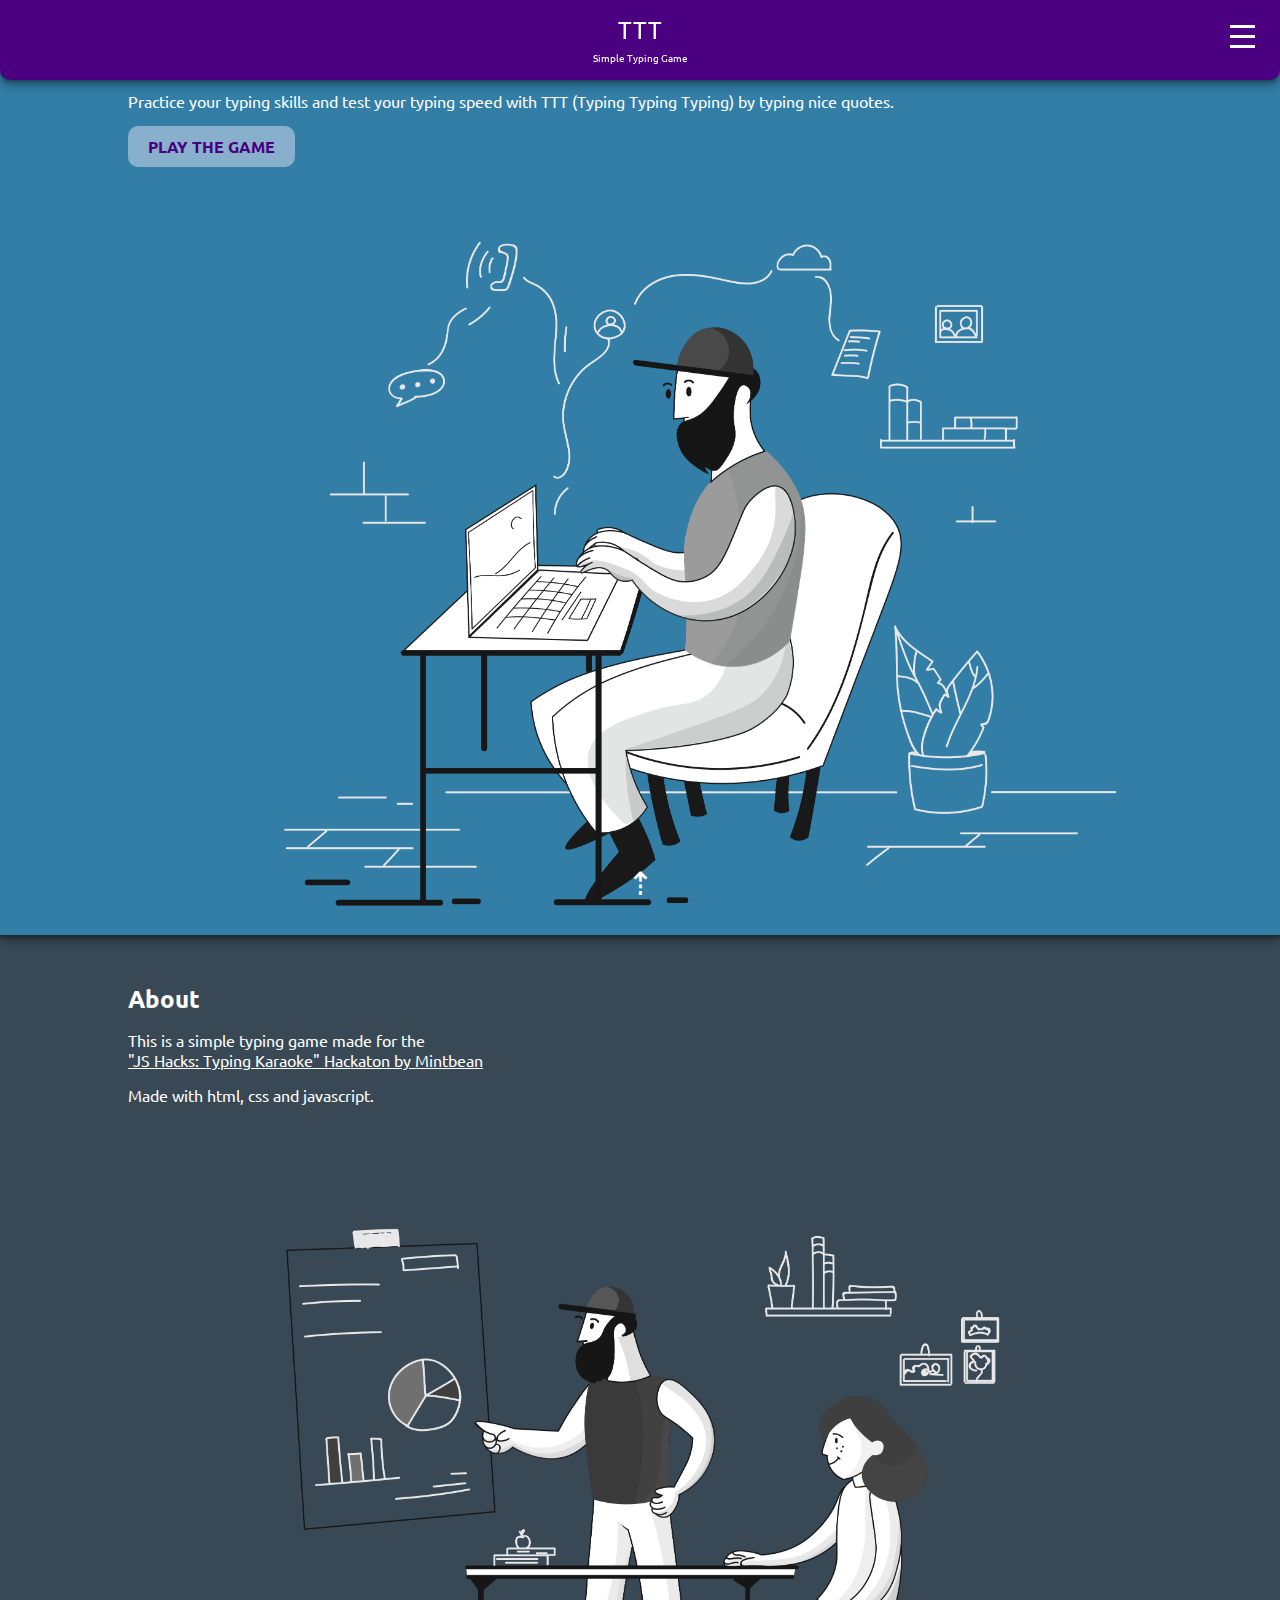
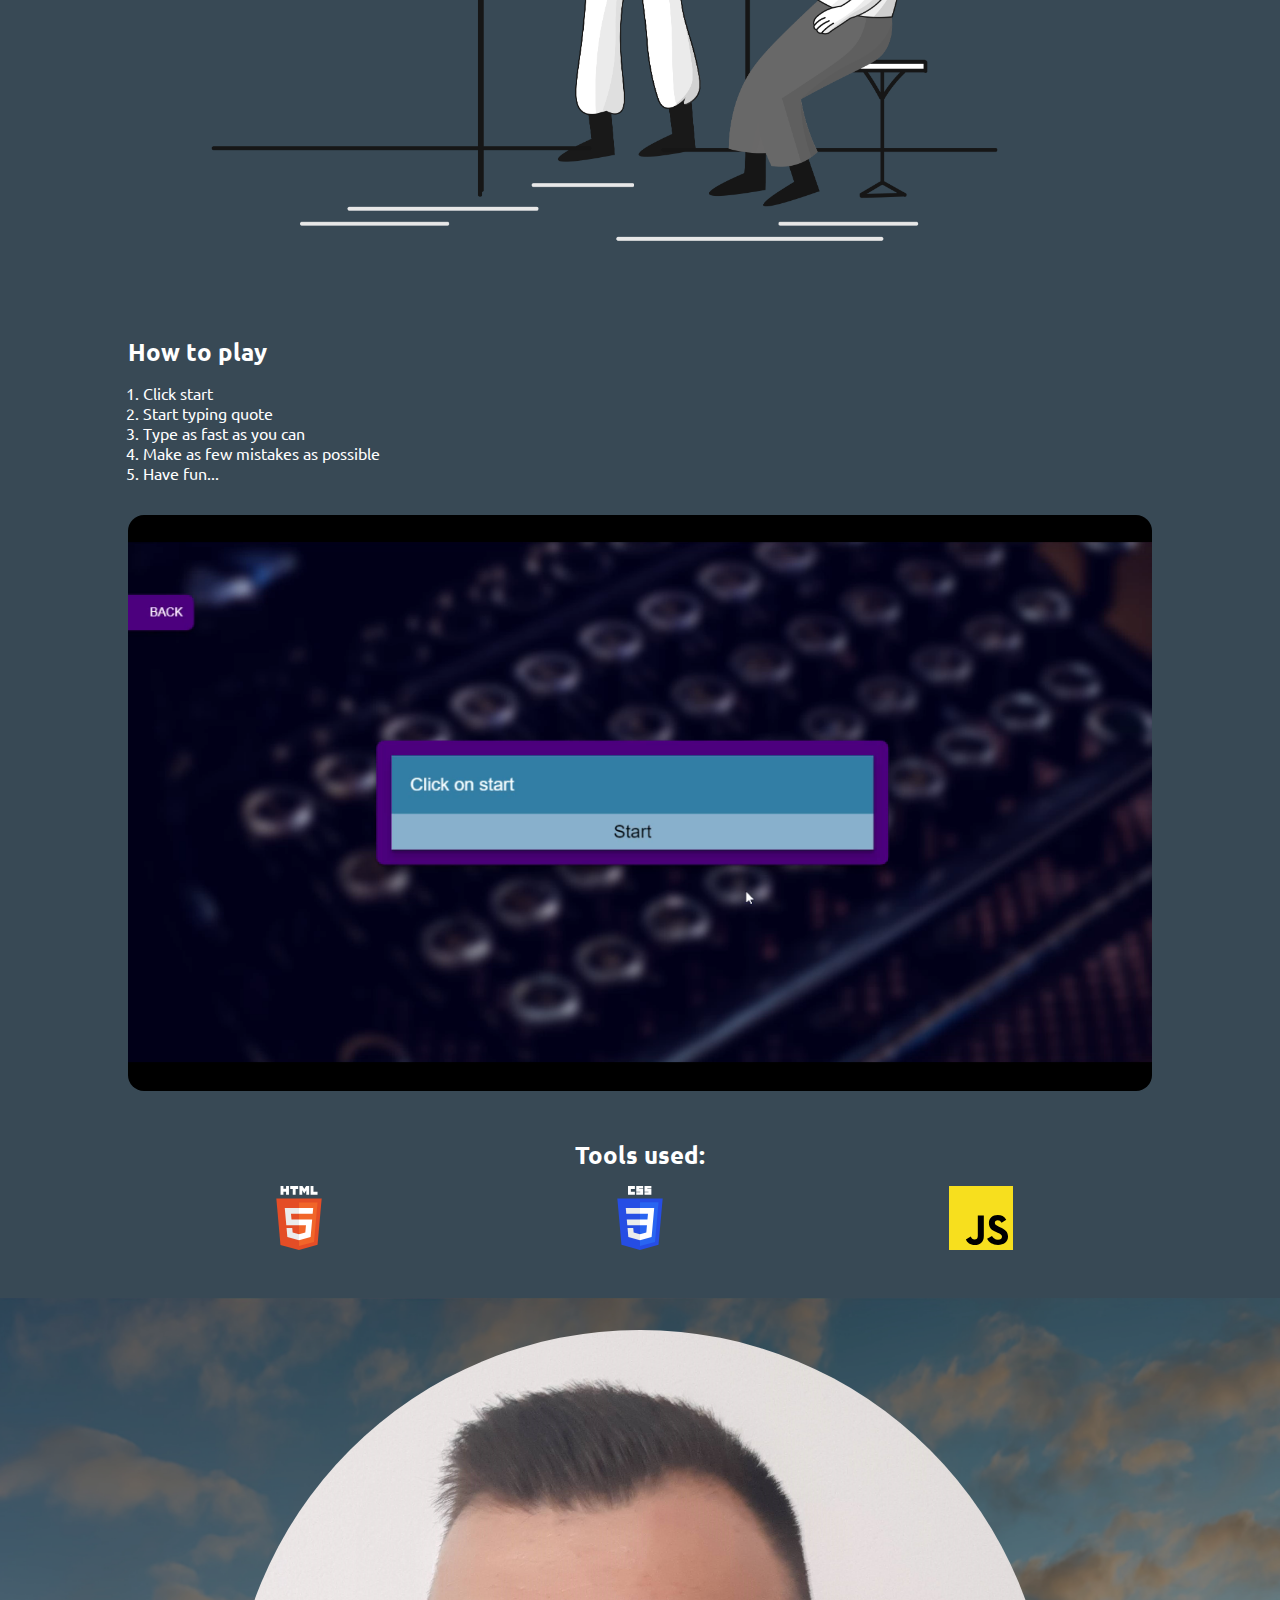
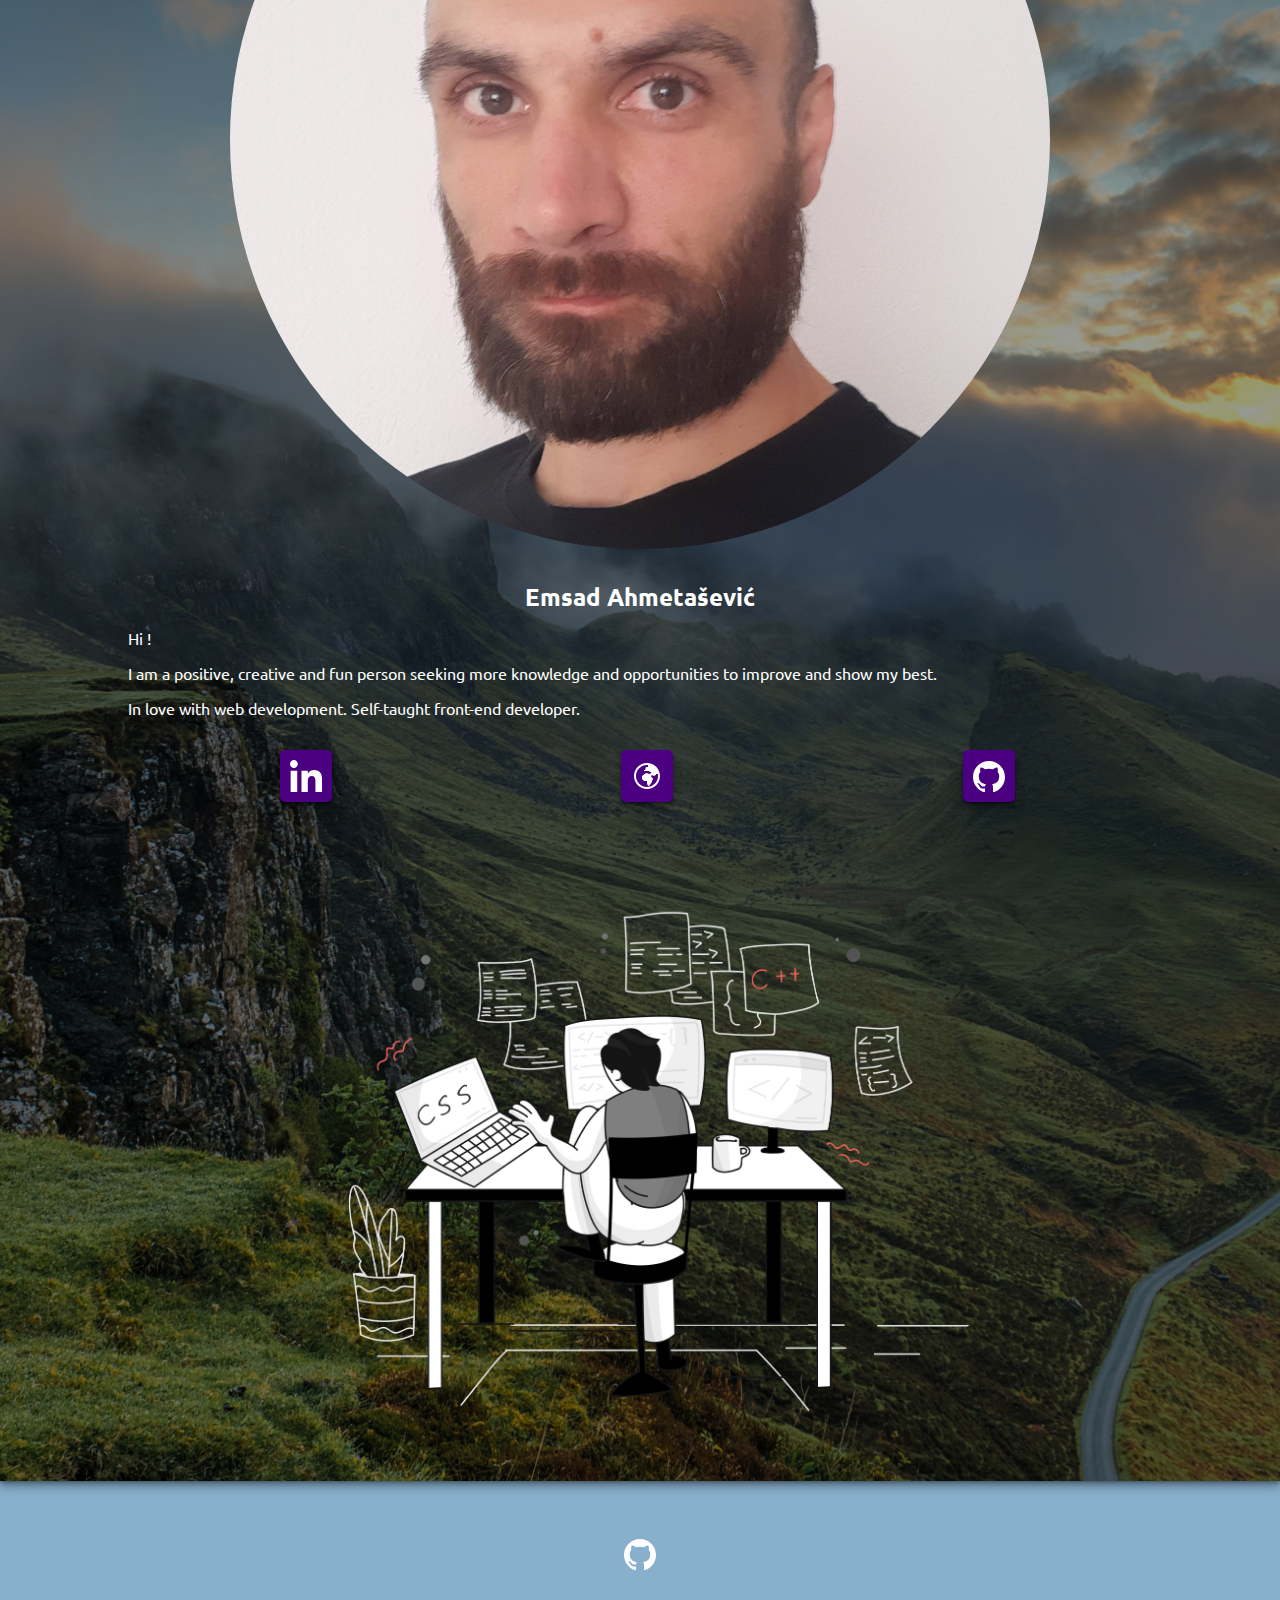
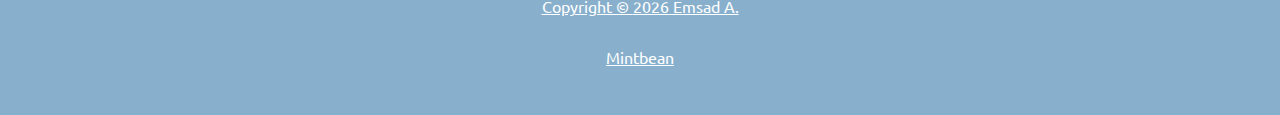
<file: index.html>
<!DOCTYPE html>
<html lang="en">

<head>
    <meta charset="UTF-8">
    <meta http-equiv="X-UA-Compatible" content="IE=edge">
    <meta name="viewport" content="width=device-width, initial-scale=1.0">

    <meta property="og:title" content="TTT Typing Game by Emsad | JS Hacks: Typing Karaoke Hackaton by Mintbean">
    <meta property="og:site_name" content="TTT Typing Game by Emsad | JS Hacks: Typing Karaoke Hackaton by Mintbean">
    <meta property="og:url" content="https://emsad87.github.io/typing-game/">
    <meta property=" og:description"
        content="Type as fast as you can... | Practice your typing skills and test your typing speed with TTT (Typing Typing Typing) by typing nice quotes.">
    <meta property="og:image" content="https://emsad87.github.io/typing-game/TTT.png">
    <meta name="twitter:card" content="summary_large_image">
    <meta name="twitter:image:alt" content="TTT Typing Game Preview">
    <meta name="author" content="Emsad Ahmetašević">

    <title>TTT Typing Game by Emsad | JS Hacks: Typing Karaoke Hackaton by Mintbean</title>

    <link rel="stylesheet" href="https://cdnjs.cloudflare.com/ajax/libs/animate.css/4.1.1/animate.min.css" />

    <link rel="preconnect" href="https://fonts.gstatic.com">
    <link href="https://fonts.googleapis.com/css2?family=Oxygen&family=Ubuntu:wght@400;700&display=swap"
        rel="stylesheet">

    <link rel="stylesheet" href="./css/style.css">
    <script src="./js/app.js" defer></script>
</head>

<body>

    <div class="loader">
        <div class="loader__spinner"></div>
    </div>

    <span class="toTop">&#8682;</span>

    <nav>
        <div class="logo">
            <a href="#intro">
                <div>TTT</div>
                <small>Simple Typing Game</small>
            </a>
        </div>
        <div class="navbar__toggle" id="js-navbar-toggle"></div>
        <ul id="js-menu" class="navbar__links">
            <li><a href="#intro">Intro</a></li>
            <li><a href="#about">About</a></li>
            <li><a href="#creator">Creator</a></li>
            <li><a class="playBtn" href="./game">Play the Game</a></li>
        </ul>
    </nav>

    <header id="intro" class="intro">

        <div class="container">

            <article>
                <h1>Typing Typing Typing</h1>
                <p>Type as fast as you can...</p>
                <p>Practice your typing skills and test your typing speed with TTT (Typing Typing Typing) by typing nice
                    quotes.</p>
                <a class="playBtn" href="./game">Play the Game</a>
            </article>
            <aside>
                <img src="./img/intro.png" alt="">
            </aside>

            <span class="scroll-indicator">&#8673;</span>

        </div>

    </header>

    <main class="main">

        <div class="container">

            <section id="about" class="about">
                <article>
                    <h2>About</h2>
                    <p>
                        This is a simple typing game made for the <br />
                        <a href="https://www.mintbean.io/">"JS Hacks: Typing Karaoke" Hackaton by Mintbean</a>
                    </p>
                    <p>
                        Made with html, css and javascript.
                    </p>
                </article>
                <aside>
                    <img src="./img/howto.png" alt="">
                </aside>
            </section>

            <section class="how-to-play">
                <article>
                    <h2>How to play</h2>
                    <ol>
                        <li>Click start</li>
                        <li>Start typing quote</li>
                        <li>Type as fast as you can</li>
                        <li>Make as few mistakes as possible</li>
                        <li>Have fun...</li>
                    </ol>
                </article>
                <aside>
                    <video autoplay loop>
                        <source src="./vid/ttt.webm" type="video/webm">
                        Your browser does not support the video tag.
                    </video>
                </aside>
            </section>

            <section class="tools">
                <article>
                    <h2>Tools used:</h2>
                </article>
                <aside>
                    <img class="toolIcon" src="./img/svg/html.svg" alt="">
                    <img class="toolIcon" src="./img/svg/css.svg" alt="">
                    <img class="toolIcon" src="./img/svg/javascript.svg" alt="">
                </aside>
            </section>

        </div>

        <section id="creator" class="creator">

            <div class="container">
                <article>
                    <img class="avatar" src="./img/emsad.jpg" alt="">
                    <h2>Emsad Ahmetašević</h2>
                    <p>Hi !</p>
                    <p>
                        I am a positive, creative and fun person seeking more knowledge and opportunities to improve and
                        show my best.
                    </p>
                    <p>In love with web development. Self-taught front-end developer.</p>
                    <div class="social-icons">
                        <ul class="social-icons__list">
                            <li class="social-icons__list-item">
                                <a class="social-icon linkedin" href="https://www.linkedin.com/in/emsad"
                                    title="LinkedIn" target="_blank">
                                    <svg viewbox="0 0 280 280" xmlns="http://www.w3.org/2000/svg">
                                        <path
                                            d="M68.4,34.50000610351563 c0,19 -15.3,34.5 -34.2,34.5 c-18.9,0 -34.2,-15.4 -34.2,-34.5 c0,-19 15.3,-34.5 34.2,-34.5 C53.099999999999994,0.000006103515630684342 68.4,15.50000610351563 68.4,34.50000610351563 zM63.400000000000006,93.40000610351564 h-57.8 V280.20000610351565 h57.8 V93.40000610351564 zM155.8,93.40000610351564 h-55.4 V280.20000610351565 h55.4 c0,0 0,-69.3 0,-98 c0,-26.3 12.1,-41.9 35.2,-41.9 c21.3,0 31.5,15 31.5,41.9 c0,26.9 0,98 0,98 h57.5 c0,0 0,-68.2 0,-118.3 c0,-50 -28.3,-74.2 -68,-74.2 c-39.6,0 -56.3,30.9 -56.3,30.9 v-25.2 H155.8 z" />
                                    </svg>
                                </a>
                            </li>
                            <li class="social-icons__list-item">
                                <a class="social-icon website" href="https://emsad87.github.io/" title="Website">
                                    <svg viewBox="0 0 32 32" xmlns="http://www.w3.org/2000/svg">
                                        <path
                                            d="M 16 3 C 8.832 3 3 8.832 3 16 C 3 23.168 8.832 29 16 29 C 23.168 29 29 23.168 29 16 C 29 8.832 23.168 3 16 3 z M 16 5 C 16.338 5 16.67 5.0207813 17 5.0507812 L 17 7 L 15 7 L 14 10 L 13 10 L 13 11 L 18 11 L 19 12 L 20 12 L 20 13 L 19 14 L 15 13 L 11 16 L 11 19 L 13 21 L 16 21 L 16 23.5 L 17 26 L 18 26 L 21 22 L 21 21 L 22 19 L 22 18 L 21 18 L 20 16 L 21 15 L 22.5 16 L 25 15 L 25 14 L 26.808594 14 C 26.928594 14.65 27 15.316 27 16 C 27 22.065 22.065 27 16 27 C 9.935 27 5 22.065 5 16 C 5 9.935 9.935 5 16 5 z" />
                                    </svg>
                                </a>
                            </li>
                            <li class="social-icons__list-item">
                                <a class="social-icon github" href="https://github.com/emsad87" title="GitHub"
                                    target="_blank">
                                    <svg viewbox="0 0 372 363" xmlns="http://www.w3.org/2000/svg">
                                        <path
                                            d="M185.89999389648438,0.000003051757815342171 c-102.6,0 -185.9,83.2 -185.9,185.9 c0,82.1 53.3,151.8 127.1,176.4 c9.3,1.7000000000000002 12.3,-4 12.3,-8.9 V318.7000030517578 c-51.7,11.3 -62.5,-21.9 -62.5,-21.9 c-8.4,-21.5 -20.6,-27.2 -20.6,-27.2 c-16.9,-11.5 1.3,-11.3 1.3,-11.3 c18.7,1.3 28.5,19.2 28.5,19.2 c16.6,28.4 43.5,20.2 54.1,15.4 c1.7000000000000002,-12 6.5,-20.2 11.8,-24.9 c-41.3,-4.7 -84.7,-20.6 -84.7,-91.9 c0,-20.3 7.3,-36.9 19.2,-49.9 c-1.9,-4.7 -8.3,-23.6 1.8,-49.2 c0,0 15.6,-5 51.1,19.1 c14.8,-4.1 30.7,-6.2 46.5,-6.3 c15.8,0.1 31.7,2.1 46.6,6.3 c35.5,-24 51.1,-19.1 51.1,-19.1 c10.1,25.6 3.8,44.5 1.8,49.2 c11.9,13 19.1,29.6 19.1,49.9 c0,71.4 -43.5,87.1 -84.9,91.7 c6.7,5.8 12.8,17.1 12.8,34.4 c0,24.9 0,44.9 0,51 c0,4.9 3,10.7 12.4,8.9 c73.8,-24.6 127,-94.3 127,-176.4 C371.79999389648435,83.20000305175782 288.4999938964844,0.000003051757815342171 185.89999389648438,0.000003051757815342171 z" />
                                    </svg>
                                </a>
                            </li>
                        </ul>
                    </div>
                </article>
                <aside>
                    <img src="./img/creator.png" alt="">
                </aside>
            </div>

        </section>

    </main>

    <footer>

        <div class="container">

            <div class="icons">
                <div class="social-icons">
                    <ul class="social-icons__list">
                        <li class="social-icons__list-item">
                            <a class="social-icon github" href="https://emsad87.github.io/typing-game/" title="GitHub"
                                target="_blank">
                                <svg viewbox="0 0 372 363" xmlns="http://www.w3.org/2000/svg">
                                    <path
                                        d="M185.89999389648438,0.000003051757815342171 c-102.6,0 -185.9,83.2 -185.9,185.9 c0,82.1 53.3,151.8 127.1,176.4 c9.3,1.7000000000000002 12.3,-4 12.3,-8.9 V318.7000030517578 c-51.7,11.3 -62.5,-21.9 -62.5,-21.9 c-8.4,-21.5 -20.6,-27.2 -20.6,-27.2 c-16.9,-11.5 1.3,-11.3 1.3,-11.3 c18.7,1.3 28.5,19.2 28.5,19.2 c16.6,28.4 43.5,20.2 54.1,15.4 c1.7000000000000002,-12 6.5,-20.2 11.8,-24.9 c-41.3,-4.7 -84.7,-20.6 -84.7,-91.9 c0,-20.3 7.3,-36.9 19.2,-49.9 c-1.9,-4.7 -8.3,-23.6 1.8,-49.2 c0,0 15.6,-5 51.1,19.1 c14.8,-4.1 30.7,-6.2 46.5,-6.3 c15.8,0.1 31.7,2.1 46.6,6.3 c35.5,-24 51.1,-19.1 51.1,-19.1 c10.1,25.6 3.8,44.5 1.8,49.2 c11.9,13 19.1,29.6 19.1,49.9 c0,71.4 -43.5,87.1 -84.9,91.7 c6.7,5.8 12.8,17.1 12.8,34.4 c0,24.9 0,44.9 0,51 c0,4.9 3,10.7 12.4,8.9 c73.8,-24.6 127,-94.3 127,-176.4 C371.79999389648435,83.20000305175782 288.4999938964844,0.000003051757815342171 185.89999389648438,0.000003051757815342171 z" />
                                </svg>
                            </a>
                        </li>
                    </ul>
                </div>
            </div>

            <div class="copyright">
                <p><a href="https://emsad87.github.io/" title="emsad87.github.io" target="_blank">Copyright &copy; <span
                            class="copy-year"></span> Emsad
                        A.</a>
                </p>
            </div>

            <div class="footer__right">
                <a href="https://www.mintbean.io/" title="www.mintbean.io" target="_blank">Mintbean</a>
            </div>
        </div>

    </footer>
    <!-- Copyright year-->
    <script>
        document.querySelectorAll('.copy-year').forEach((element) => {
            element.innerText = new Date().getFullYear();
        });

        function hamMenu() {
            let menu = document.querySelector("nav");

            if (menu.style.display === "none") {
                menu.style.display = "block"
            } else {
                menu.style.display = "none"
            }
        }
    </script>
</body>

</html>
</file>
<file: css/style.css>
:root {
  --main-color: #4b0082;
  --second-color: #327ea7;
  --third-color: #384955;
  --highlight-color: #88b0cd;
  --main-font: "Ubuntu", sans-serif;
  --second-font: "Oxygen", sans-serif;
}

/* Reset */
*,
*::before,
*::after {
  box-sizing: border-box;
  padding: 0;
  margin: 0;
}

h1,
h2,
p {
  margin-bottom: 15px;
}

a {
  color: currentColor;
}

html {
  scroll-behavior: smooth;
  /* scroll-snap-type: y mandatory; */
}

body {
  font-family: var(--main-font);
  background-color: var(--highlight-color);
  color: white;
}

img,
video {
  width: 100%;
  display: block;
}

.toTop {
  position: fixed;
  bottom: 1rem;
  right: 1rem;
  z-index: 90;
  padding: 0.5rem 1rem;
  border-radius: 1rem;
  background-color: rgba(75, 0, 130, 0.3);
  font-size: 2rem;
}

.scroll-indicator {
  position: absolute;
  bottom: 2rem;
  left: 50%;
  transform: translateX(-50%);
  font-size: 2rem;
  animation: fade 1.5s ease infinite;
}

@keyframes fade {
  from {
    opacity: 1;
  }
  50% {
    opacity: 0;
  }
  to {
    opacity: 1;
  }
}
.playBtn {
  display: inline-block;
  background-color: var(--highlight-color);
  border-radius: 10px;
  padding: 10px 20px;
  text-transform: uppercase;
  color: var(--main-color);
  font-weight: 600;
  text-decoration: none;
}

section {
  width: 100%;
}

/* Scrollbar */
/* width */
::-webkit-scrollbar {
  width: 10px;
}

/* Track */
::-webkit-scrollbar-track {
  background: var(--third-color);
}

/* Handle */
::-webkit-scrollbar-thumb {
  background: var(--highlight-color);
  border-style: solid;
  border-width: 4px 0px;
  border-color: var(--second-color);
}

/* Handle on hover */
::-webkit-scrollbar-thumb:hover {
  background: var(--second-color);
}

/* Loader */
.loader {
  position: absolute;
  top: 0;
  left: 0;
  z-index: 99;
  display: flex;
  justify-content: center;
  align-items: center;
  width: 100vw;
  height: 100vh;
  background: var(--main-color);
}

/* spinner */
.loader__spinner {
  width: 120px;
  height: 120px;
  border: 10px solid transparent;
  border-radius: 50%;
  border-top-color: var(--second-color);
  border-bottom-color: var(--second-color);
  filter: drop-shadow(0 0 5px var(--second-color));
  animation: spin 0.7s linear infinite;
}

/* spinner animation */
@keyframes spin {
  0% {
    transform: rotate(0deg);
    border-width: 10px;
  }
  50% {
    transform: rotate(180deg);
    border-width: 1px;
  }
  100% {
    transform: rotate(360deg);
    border-width: 10px;
  }
}
/* Header */
nav {
  position: fixed;
  top: 0;
  left: 0;
  z-index: 98;
  display: flex;
  flex-direction: column;
  align-items: center;
  width: 100%;
  height: auto;
  padding: 15px;
  text-align: center;
  background: var(--main-color);
  border-radius: 0 0 10px 10px;
  box-shadow: 0 1px 1px rgba(0, 0, 0, 0.08), 0 2px 2px rgba(0, 0, 0, 0.12), 0 4px 4px rgba(0, 0, 0, 0.16), 0 8px 8px rgba(0, 0, 0, 0.2);
}
nav .logo div {
  font-size: 1.5rem;
}
nav .logo small {
  font-size: 0.6rem;
}
nav a {
  text-decoration: none;
  color: currentColor;
}
nav .navbar__toggle {
  position: absolute;
  top: 25px;
  right: 25px;
  cursor: pointer;
  color: currentColor;
}
nav .navbar__toggle span {
  display: block;
  width: 25px;
  height: 10px;
  border-top: 3px solid currentColor;
}
nav .navbar__links {
  display: none;
  margin-top: 3rem;
}
nav ul,
nav ul li {
  list-style: none;
  padding: 0;
}
nav .active {
  display: flex;
  flex-direction: column;
  gap: 2rem;
}

.creator, .tools, .main, .intro {
  position: relative;
  display: flex;
  justify-content: center;
  align-items: center;
  flex-direction: column;
}

.container {
  width: 85%;
  max-width: 1024px;
}

section {
  position: relative;
}

.intro {
  min-height: 100vh;
  width: 100%;
  padding: 0 25px;
  z-index: 1;
  background-color: var(--second-color);
  box-shadow: 0 1px 1px rgba(0, 0, 0, 0.08), 0 2px 2px rgba(0, 0, 0, 0.12), 0 4px 4px rgba(0, 0, 0, 0.16), 0 8px 8px rgba(0, 0, 0, 0.2);
}

.main {
  min-height: 100vh;
  width: 100%;
  padding-top: 3rem;
  background-color: var(--third-color);
  box-shadow: 0 1px 1px rgba(0, 0, 0, 0.08), 0 2px 2px rgba(0, 0, 0, 0.12), 0 4px 4px rgba(0, 0, 0, 0.16), 0 8px 8px rgba(0, 0, 0, 0.2);
}
.main section:not(.creator) {
  margin-bottom: 3rem;
}
.main video {
  margin-top: 2rem;
  border-radius: 1rem;
}
.main ul li,
.main ol li {
  margin-left: 15px;
}

.tools aside {
  display: flex;
  align-items: center;
  justify-content: space-around;
  width: 100%;
}
.tools aside img {
  width: 4rem;
  height: 4rem;
}

.creator {
  min-height: 100vh;
  z-index: 1;
}
.creator::before {
  content: "";
  position: absolute;
  top: 0;
  left: 0;
  width: 100%;
  height: 100%;
  z-index: -1;
  background: url("../img/creator-bg.jpg") center/cover;
}
.creator::after {
  content: "";
  position: absolute;
  top: 0;
  left: 0;
  width: 100%;
  height: 100%;
  z-index: -1;
  background: rgba(0, 0, 0, 0.4);
}
.creator img {
  width: 80%;
  margin: 2rem auto;
  border-radius: 50%;
}
.creator h2 {
  text-align: center;
}
.creator .social-icons {
  margin: 2rem 0;
}

footer {
  display: flex;
  justify-content: center;
  align-items: center;
  flex-direction: column;
  text-align: center;
  padding: 3rem 0;
}
footer div {
  display: flex;
  flex-direction: column;
  justify-content: space-between;
  gap: 1rem;
}

/* svg */
svg {
  fill: currentColor;
  display: block;
  width: 100%;
}

/* Social icons */
.social-icons {
  display: flex;
  align-items: center;
  justify-content: center;
}

.social-icons__list {
  display: flex;
  width: 100%;
  justify-content: space-around;
}

.social-icons__list-item {
  display: flex;
  align-items: center;
  padding: 10px;
  color: currentColor;
}

.creator .social-icons__list-item {
  background: var(--main-color);
  border-radius: 5px;
  box-shadow: 0 1px 1px rgba(0, 0, 0, 0.25), 0 2px 2px rgba(0, 0, 0, 0.2), 0 4px 4px rgba(0, 0, 0, 0.15), 0 8px 8px rgba(0, 0, 0, 0.1), 0 16px 16px rgba(0, 0, 0, 0.05);
}

.social-icon {
  display: block;
  height: auto;
  width: 32px;
  transition: all 0.5s;
}

.social-icon-text {
  display: inline-block;
  padding-left: 15px;
}
</file>
